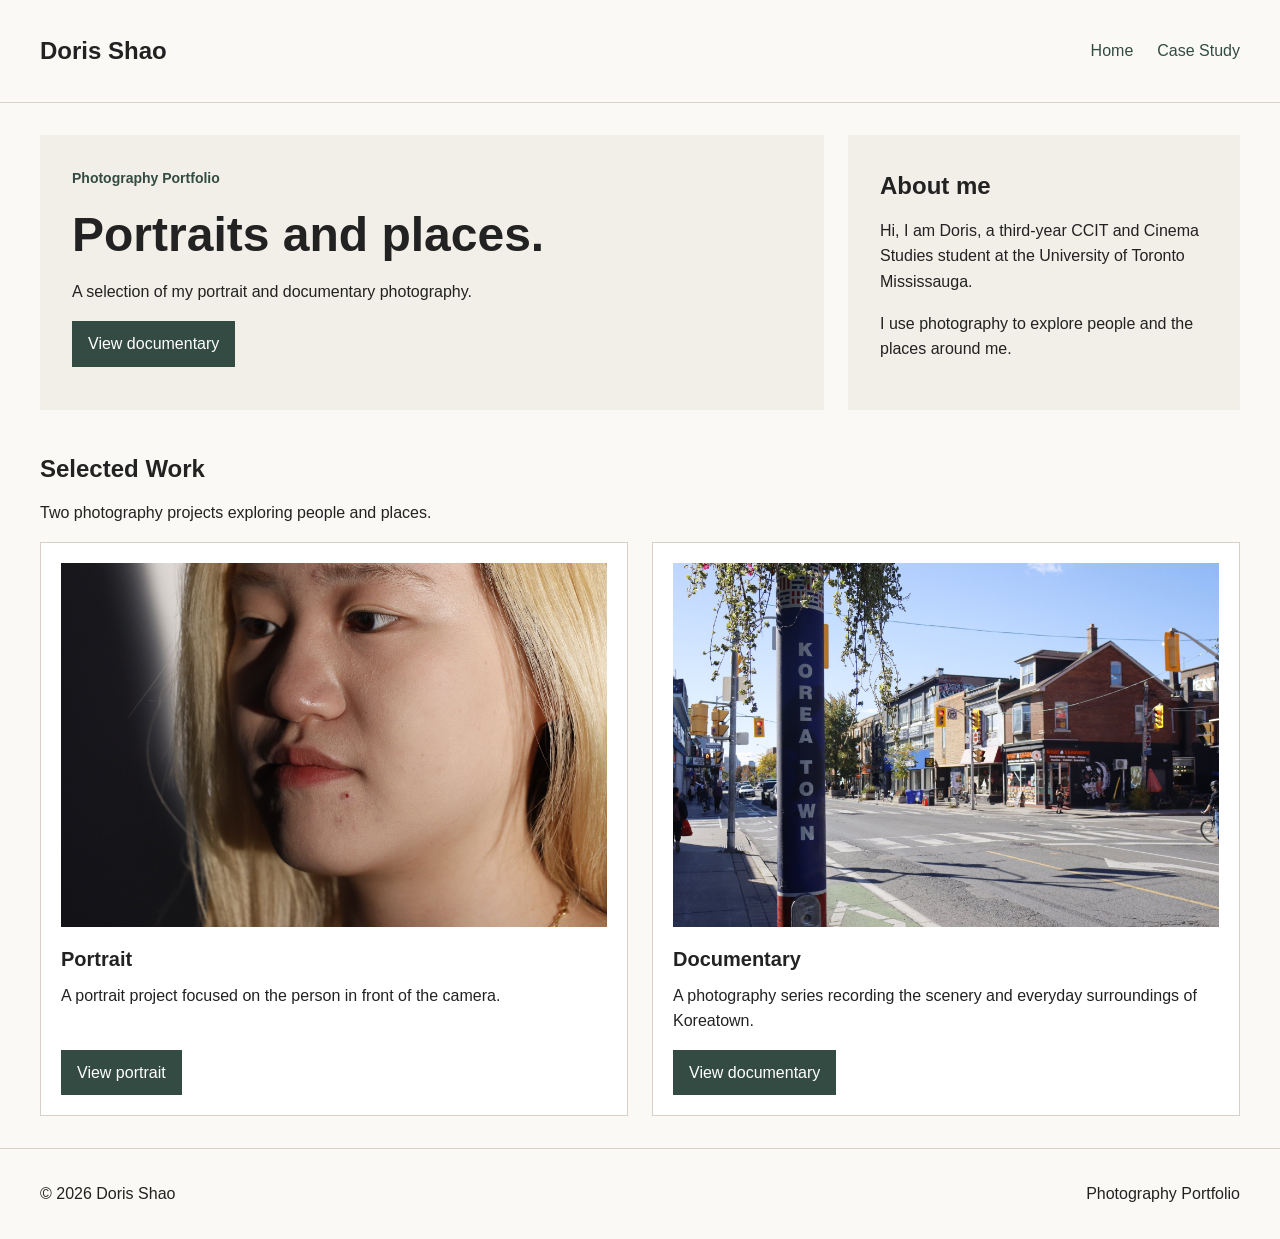
<file: index.html>
<!DOCTYPE html>
<html lang="en">
<head>
    <meta charset="UTF-8">
    <meta name="viewport" content="width=device-width, initial-scale=1.0">
    <title>Doris Shao | Photography Portfolio</title>
    <link rel="stylesheet" href="css/style.css">
</head>
<body>
    <header class="site-header">
        <p class="brand">Doris Shao</p>
        <nav>
            <ul>
                <li><a href="index.html">Home</a></li>
                <li><a href="detail.html">Case Study</a></li>
            </ul>
        </nav>
    </header>

    <main>
        <section class="hero-grid">
            <div class="spotlight">
                <p class="label">Photography Portfolio</p>
                <h1>Portraits and places.</h1>
                <p>A selection of my portrait and documentary photography.</p>
                <a class="button" href="detail.html">View documentary</a>
            </div>
            <aside class="intro">
                <h2>About me</h2>
                <p>Hi, I am Doris, a third-year CCIT and Cinema Studies student at the University of Toronto Mississauga.</p>
                <p>I use photography to explore people and the places around me.</p>
            </aside>
        </section>

        <section class="selected-work">
            <h2>Selected Work</h2>
            <p>Two photography projects exploring people and places.</p>

            <div class="cards-gallery">
                <article class="card">
                    <img src="assets/portrait.jpeg" alt="Portrait photograph">
                    <h3>Portrait</h3>
                    <p>A portrait project focused on the person in front of the camera.</p>
                    <a class="button" href="assets/portrait.jpeg">View portrait</a>
                </article>
                <article class="card">
                    <img src="assets/documentary.jpeg" alt="Koreatown documentary cover photograph">
                    <h3>Documentary</h3>
                    <p>A photography series recording the scenery and everyday surroundings of Koreatown.</p>
                    <a class="button" href="detail.html">View documentary</a>
                </article>
            </div>
        </section>
    </main>

    <footer class="site-footer">
        <p>&copy; 2026 Doris Shao</p>
        <p>Photography Portfolio</p>
    </footer>
</body>
</html>
</file>
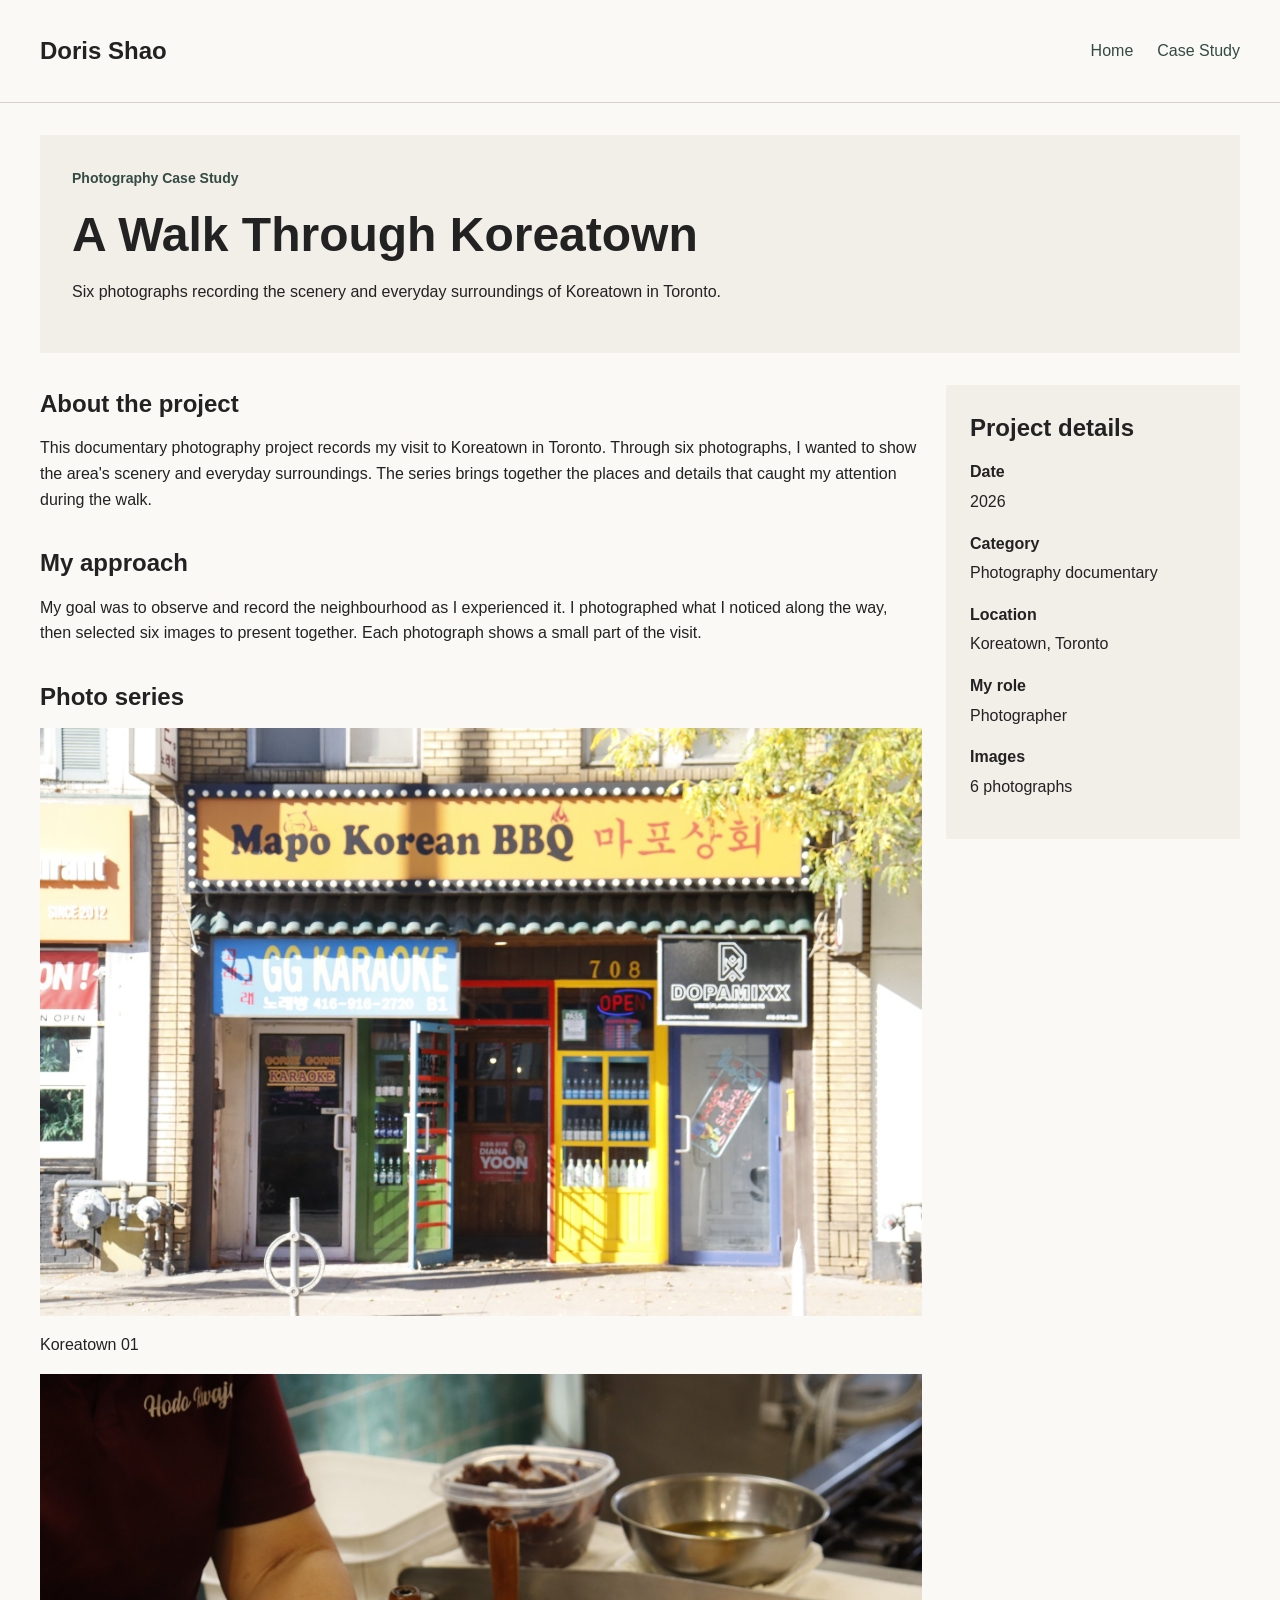
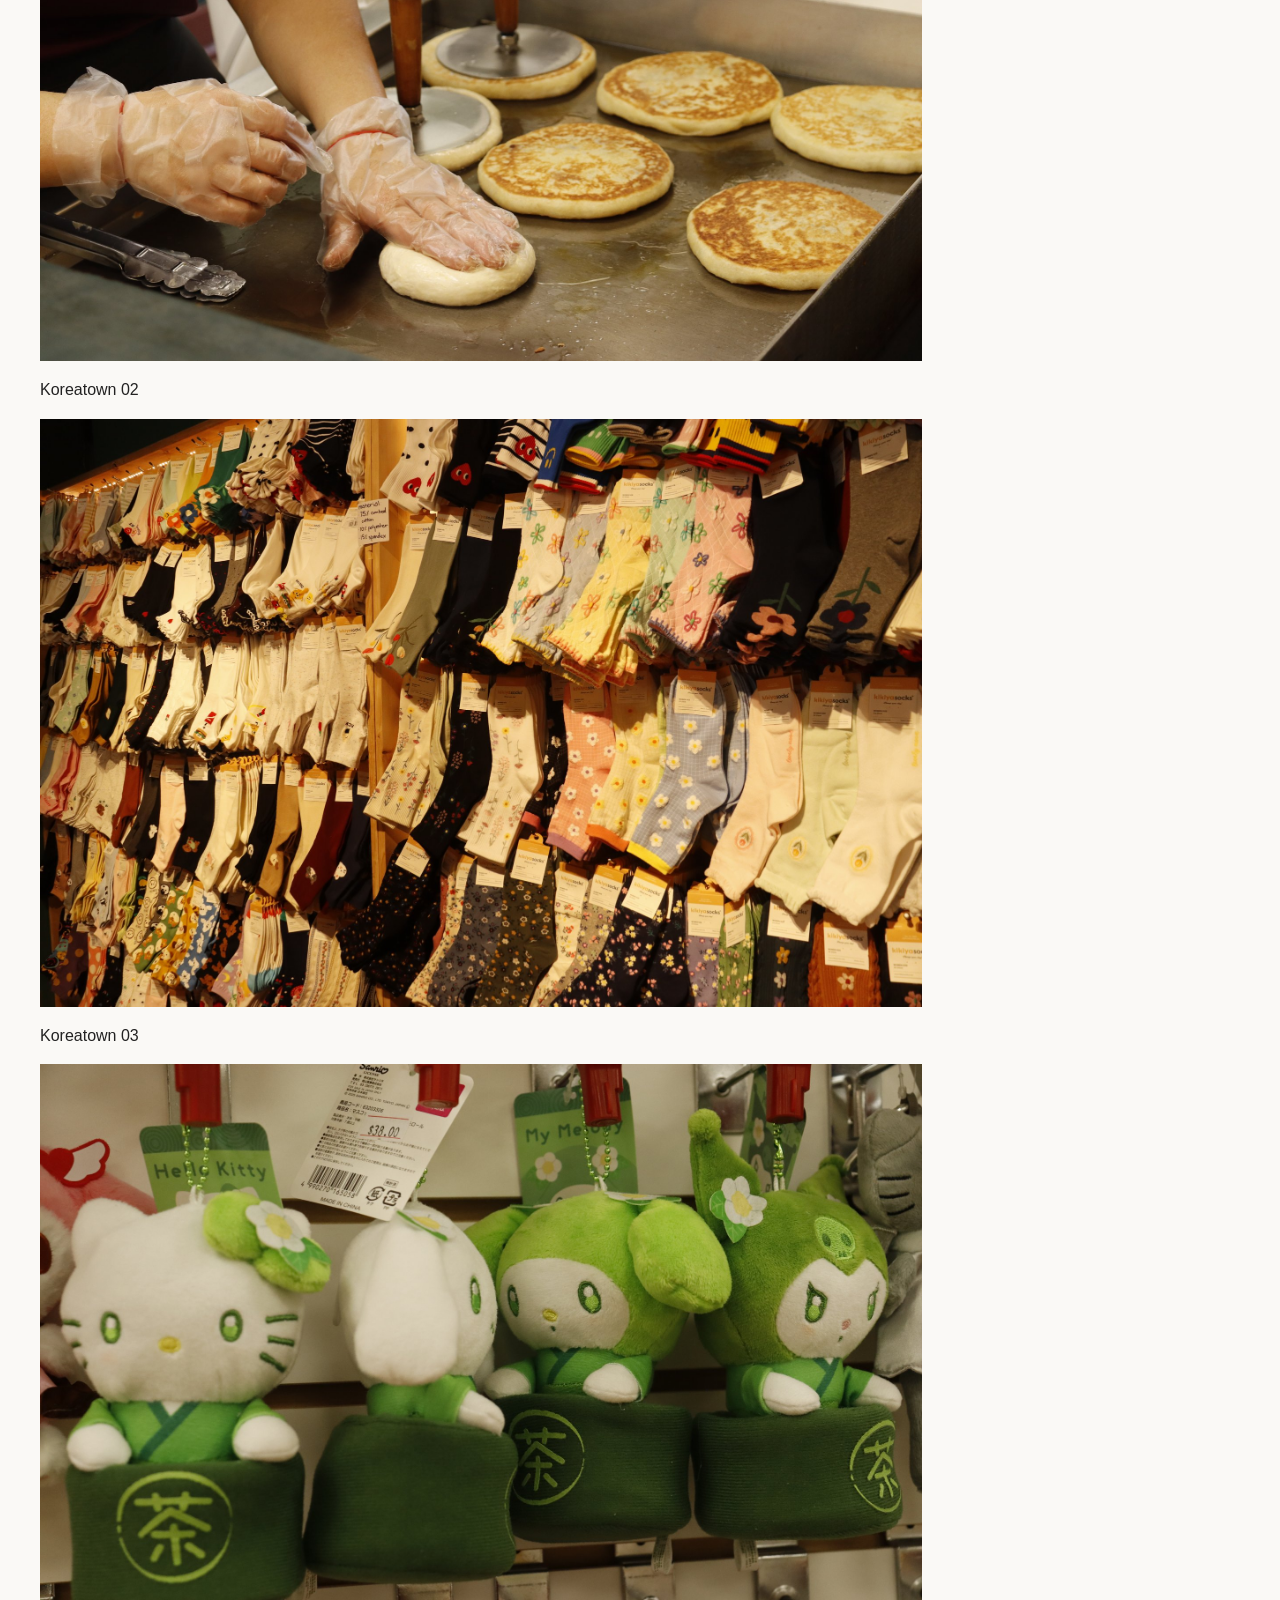
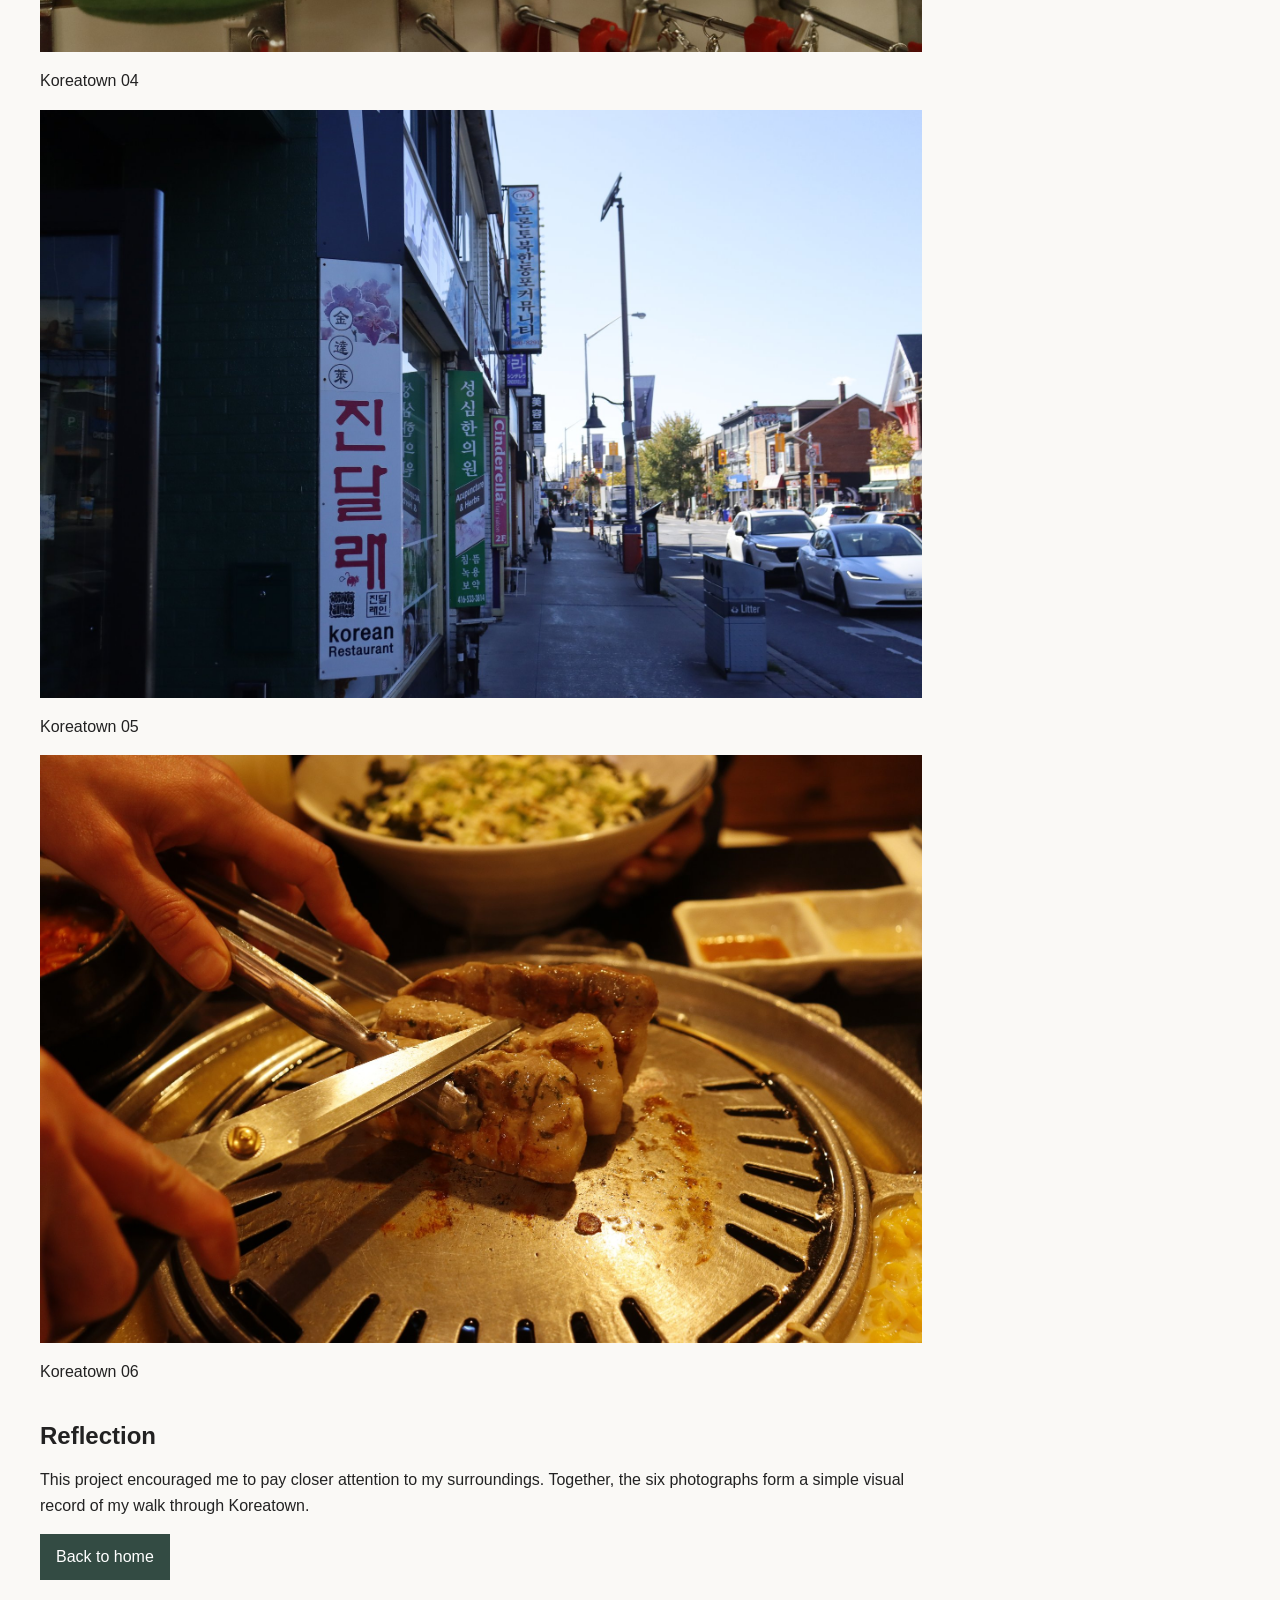
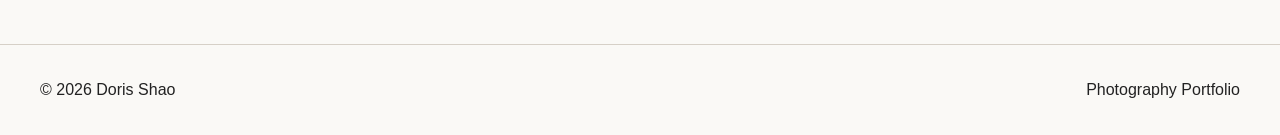
<file: detail.html>
<!DOCTYPE html>
<html lang="en">
<head>
    <meta charset="UTF-8">
    <meta name="viewport" content="width=device-width, initial-scale=1.0">
    <title>A Walk Through Koreatown | Doris Shao</title>
    <link rel="stylesheet" href="css/style.css">
</head>
<body>
    <header class="site-header">
        <p class="brand">Doris Shao</p>
        <nav>
            <ul>
                <li><a href="index.html">Home</a></li>
                <li><a href="detail.html">Case Study</a></li>
            </ul>
        </nav>
    </header>

    <main>
        <section class="detail-hero">
            <p class="label">Photography Case Study</p>
            <h1>A Walk Through Koreatown</h1>
            <p>Six photographs recording the scenery and everyday surroundings of Koreatown in Toronto.</p>
        </section>

        <div class="content-grid">
            <article class="project-story">
                <section>
                    <h2>About the project</h2>
                    <p>This documentary photography project records my visit to Koreatown in Toronto. Through six photographs, I wanted to show the area's scenery and everyday surroundings. The series brings together the places and details that caught my attention during the walk.</p>
                </section>

                <section>
                    <h2>My approach</h2>
                    <p>My goal was to observe and record the neighbourhood as I experienced it. I photographed what I noticed along the way, then selected six images to present together. Each photograph shows a small part of the visit.</p>
                </section>

                <section>
                    <h2>Photo series</h2>
                    <img src="assets/ktown-01.jpeg" alt="Koreatown documentary photograph 1">
                    <p>Koreatown 01</p>
                    <img src="assets/ktown-02.jpeg" alt="Koreatown documentary photograph 2">
                    <p>Koreatown 02</p>
                    <img src="assets/ktown-03.jpeg" alt="Koreatown documentary photograph 3">
                    <p>Koreatown 03</p>
                    <img src="assets/ktown-04.jpeg" alt="Koreatown documentary photograph 4">
                    <p>Koreatown 04</p>
                    <img src="assets/ktown-05.jpeg" alt="Koreatown documentary photograph 5">
                    <p>Koreatown 05</p>
                    <img src="assets/ktown-06.jpeg" alt="Koreatown documentary photograph 6">
                    <p>Koreatown 06</p>

                </section>

                <section>
                    <h2>Reflection</h2>
                    <p>This project encouraged me to pay closer attention to my surroundings. Together, the six photographs form a simple visual record of my walk through Koreatown.</p>
                    <a class="button" href="index.html">Back to home</a>
                </section>
            </article>

            <aside class="project-info">
                <h2>Project details</h2>
                <h3>Date</h3>
                <p>2026</p>
                <h3>Category</h3>
                <p>Photography documentary</p>
                <h3>Location</h3>
                <p>Koreatown, Toronto</p>
                <h3>My role</h3>
                <p>Photographer</p>
                <h3>Images</h3>
                <p>6 photographs</p>
            </aside>
        </div>
    </main>

    <footer class="site-footer">
        <p>&copy; 2026 Doris Shao</p>
        <p>Photography Portfolio</p>
    </footer>
</body>
</html>
</file>
<file: css/style.css>
* {
    margin: 0;
    padding: 0;
    box-sizing: border-box;
}

body {
    font-family: Arial, sans-serif;
    font-size: 16px;
    line-height: 1.6;
    color: #222222;
    background-color: #faf9f6;
}

h1 {
    font-size: 32px;
    line-height: 1.2;
    margin-bottom: 16px;
}

h2 {
    font-size: 24px;
    margin-bottom: 12px;
}

h3 {
    font-size: 20px;
    margin-bottom: 8px;
}

p {
    margin-bottom: 16px;
}

a {
    color: #334b43;
}

img {
    display: block;
    width: 100%;
    height: auto;
    margin-bottom: 16px;
}

.site-header,
main,
.site-footer {
    width: 100%;
    max-width: 1360px;
    margin: 0 auto;
    padding: 24px 20px;
}

.site-header {
    display: flex;
    flex-direction: column;
    gap: 12px;
    border-bottom: 1px solid #d6d0c7;
}

.brand {
    font-size: 24px;
    font-weight: bold;
    margin-bottom: 0;
}

nav ul {
    display: flex;
    gap: 24px;
    list-style: none;
}

nav a {
    text-decoration: none;
}

.hero-grid,
.cards-gallery,
.content-grid {
    display: grid;
    grid-template-columns: 1fr;
    gap: 24px;
}

.spotlight,
.intro,
.detail-hero {
    background-color: #f2eee8;
    padding: 24px;
}

.label {
    font-size: 14px;
    font-weight: bold;
    color: #334b43;
}

.button {
    display: inline-block;
    padding: 10px 16px;
    background-color: #334b43;
    color: #ffffff;
    text-decoration: none;
}

.selected-work {
    margin-top: 40px;
}

.card {
    display: flex;
    flex-direction: column;
    padding: 20px;
    border: 1px solid #d6d0c7;
    background-color: #ffffff;
}

.card .button {
    margin-top: auto;
    align-self: flex-start;
}

.detail-hero {
    margin-bottom: 32px;
}

.project-story section {
    margin-bottom: 32px;
}

.project-info {
    padding: 24px;
    background-color: #f2eee8;
    align-self: start;
}

.project-info h3 {
    font-size: 16px;
    margin-bottom: 4px;
}

.site-footer {
    display: flex;
    flex-direction: column;
    gap: 8px;
    border-top: 1px solid #d6d0c7;
}

.site-footer p {
    margin-bottom: 0;
}

@media (min-width: 768px) {
    .site-header,
    main,
    .site-footer {
        padding: 32px 40px;
    }

    .site-header,
    .site-footer {
        flex-direction: row;
        justify-content: space-between;
        align-items: center;
    }

    h1 {
        font-size: 48px;
    }

    .hero-grid {
        grid-template-columns: 2fr 1fr;
    }

    .cards-gallery {
        grid-template-columns: repeat(auto-fit, minmax(280px, 1fr));
    }

    .content-grid {
        grid-template-columns: 3fr 1fr;
    }

    .spotlight,
    .intro,
    .detail-hero {
        padding: 32px;
    }
}
</file>
